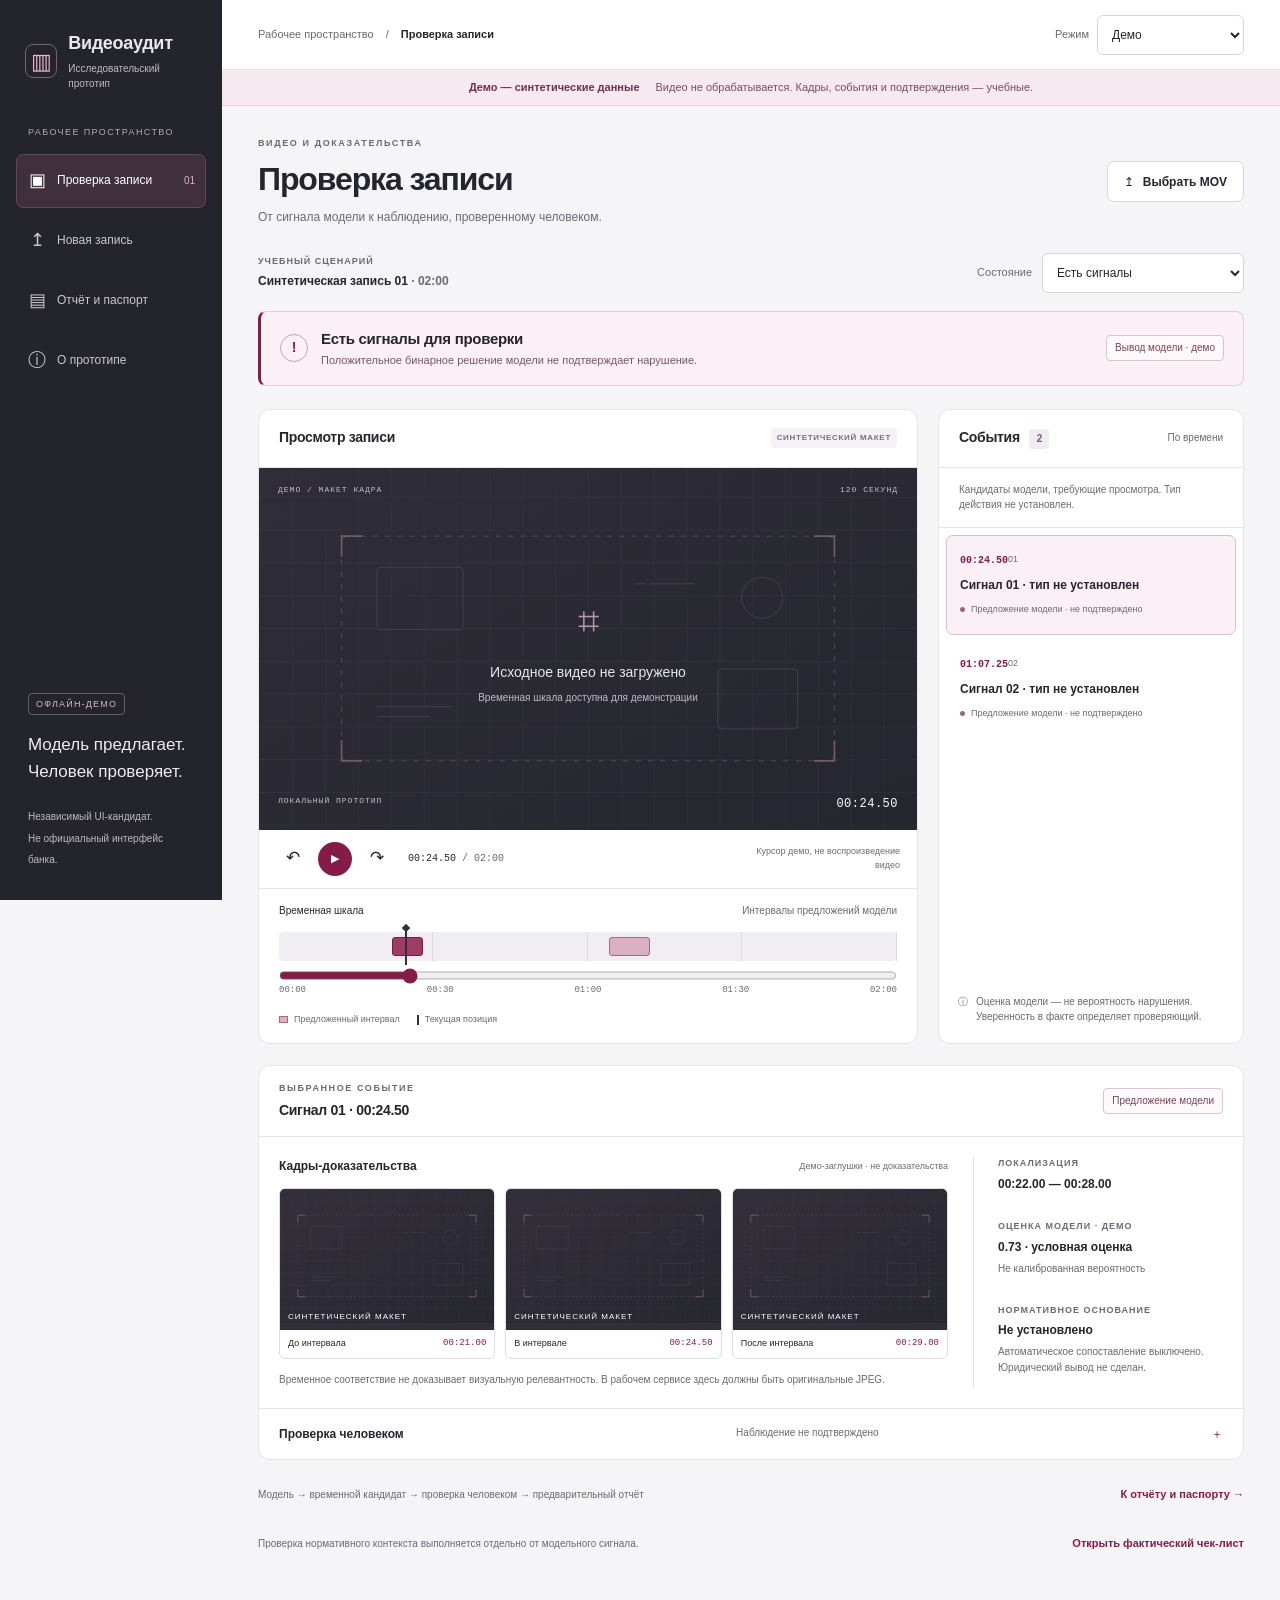
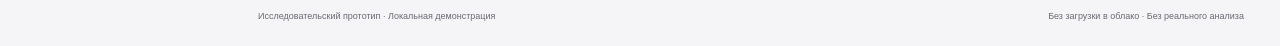
<file: research/ui-candidate/index.html>
<!doctype html>
<html lang="ru">
<head>
  <meta charset="utf-8">
  <meta name="viewport" content="width=device-width, initial-scale=1">
  <meta name="color-scheme" content="light">
  <title>Проверка записи · Видеоаудит · Демо</title>
  <link rel="icon" href="data:,">
  <link rel="stylesheet" href="./styles.css">
  <script type="module" src="./app.mjs"></script>
</head>
<body>
  <a class="skip" href="#main">Перейти к проверке</a>
  <aside class="sidebar" id="sidebar">
    <a class="identity" href="#inspection"><span class="identity-mark" aria-hidden="true">▥</span><span>Видеоаудит<small>Исследовательский прототип</small></span></a>
    <div class="nav-caption">РАБОЧЕЕ ПРОСТРАНСТВО</div>
    <nav aria-label="Главная навигация">
      <button data-view="inspection" aria-current="page"><span aria-hidden="true">▣</span> Проверка записи <span class="nav-count">01</span></button>
      <button data-view="upload"><span aria-hidden="true">↥</span> Новая запись</button>
      <button data-view="reports"><span aria-hidden="true">▤</span> Отчёт и паспорт</button>
      <button data-view="method"><span aria-hidden="true">ⓘ</span> О прототипе</button>
    </nav>
    <div class="sidebar-bottom"><span class="outline-badge">ОФЛАЙН-ДЕМО</span><p>Модель предлагает.<br>Человек проверяет.</p><small>Независимый UI-кандидат.<br>Не официальный интерфейс банка.</small></div>
  </aside>
  <div class="shell">
    <header class="topbar"><div class="breadcrumb"><button id="menu" class="icon-button mobile-menu" aria-label="Открыть навигацию" aria-expanded="false" aria-controls="sidebar">☰</button><span>Рабочее пространство</span><span aria-hidden="true">/</span><strong id="breadcrumb">Проверка записи</strong></div><label class="mode-control" for="app-mode">Режим <select id="app-mode"><option value="demo">Демо</option><option value="real">Реальный backend</option></select></label></header>
    <div class="demo-banner" id="mode-banner"><strong>Демо — синтетические данные</strong><span>Видео не обрабатывается. Кадры, события и подтверждения — учебные.</span></div>
    <main id="main">
      <section id="inspection-view" class="view" aria-labelledby="inspection-title">
        <div class="page-heading"><div><div class="eyebrow">ВИДЕО И ДОКАЗАТЕЛЬСТВА</div><h1 id="inspection-title">Проверка записи</h1><p>От сигнала модели к наблюдению, проверенному человеком.</p></div><button class="button secondary" data-go="upload">↥ <span>Выбрать MOV</span></button></div>
        <div class="scenario-toolbar"><div><span class="small-label">УЧЕБНЫЙ СЦЕНАРИЙ</span><strong>Синтетическая запись 01 <span class="muted">· 02:00</span></strong></div><label for="scenario">Состояние <select id="scenario"><option value="positive">Есть сигналы</option><option value="negative">Нет сигналов</option><option value="pending">Обработка · демо</option><option value="failed">Ошибка</option><option value="unresolved">Локализация не определена</option><option value="empty">Запись не выбрана</option></select></label></div>
        <div class="verdict" id="verdict" role="status"><span class="verdict-symbol" id="verdict-symbol" aria-hidden="true">!</span><div><h2 id="verdict-title">Есть сигналы для проверки</h2><p id="verdict-copy">Положительное бинарное решение модели не подтверждает нарушение.</p></div><span class="tag" id="verdict-tag">Вывод модели · демо</span></div>
        <div id="state-panel" class="state-panel card" hidden><div class="state-glyph" id="state-glyph" aria-hidden="true">◷</div><h2 id="state-title"></h2><p id="state-copy"></p><ol id="progress-steps" class="progress-steps" hidden></ol><button id="advance-stage" class="button primary" hidden>Следующий учебный этап</button><button id="retry" class="button secondary" hidden>Повторить демо</button><button id="empty-upload" class="button primary" data-go="upload" hidden>Выбрать файл локально</button></div>
        <div id="workspace">
          <div class="inspection-grid">
            <section class="player-card card" aria-labelledby="player-title">
              <div class="panel-header"><h2 id="player-title">Просмотр записи</h2><span class="micro-badge">СИНТЕТИЧЕСКИЙ МАКЕТ</span></div>
              <div class="video-stage"><img src="./scene.svg" alt="Абстрактная геометрическая заглушка, не банковский видеокадр"><div class="stage-top"><span>ДЕМО / МАКЕТ КАДРА</span><span>120 СЕКУНД</span></div><div class="stage-center"><span class="frame-glyph" aria-hidden="true">⌗</span><strong>Исходное видео не загружено</strong><span>Временная шкала доступна для демонстрации</span></div><div class="stage-bottom"><span>ЛОКАЛЬНЫЙ ПРОТОТИП</span><span id="frame-time">00:24.50</span></div></div>
              <div class="transport"><div class="transport-buttons"><button id="back" class="icon-button" aria-label="Назад на 5 секунд">↶</button><button id="play" class="play-button" aria-label="Запустить движение демо-курсора" aria-pressed="false">▶</button><button id="forward" class="icon-button" aria-label="Вперёд на 5 секунд">↷</button><span id="player-time" class="mono">00:24.50 <span class="muted">/ 02:00</span></span></div><span class="muted transport-note">Курсор демо, не воспроизведение видео</span></div>
              <div class="timeline-wrap"><div class="timeline-heading"><label for="seek">Временная шкала</label><span id="interval-label" class="muted">Интервал предложения</span></div><div class="timeline-track" id="timeline-track"><div class="track-grid" aria-hidden="true"></div><div id="timeline-markers"></div><div class="playhead" id="playhead" aria-hidden="true"></div></div><input type="range" id="seek" min="0" max="120" step="0.25" value="24.5" aria-label="Позиция на синтетической временной шкале"><div class="timeline-ticks mono"><span>00:00</span><span>00:30</span><span>01:00</span><span>01:30</span><span>02:00</span></div><div class="timeline-legend"><span><i class="legend-event"></i> Предложенный интервал</span><span><i class="legend-cursor"></i> Текущая позиция</span></div></div>
            </section>
            <section class="events-card card" aria-labelledby="events-title"><div class="panel-header"><h2 id="events-title">События <span id="event-count" class="count">2</span></h2><span class="muted">По времени</span></div><div class="events-intro">Кандидаты модели, требующие просмотра. Тип действия не установлен.</div><div id="event-list" class="event-list"></div><div class="rail-note"><span aria-hidden="true">ⓘ</span><p>Оценка модели — не вероятность нарушения. Уверенность в факте определяет проверяющий.</p></div></section>
          </div>
          <section id="event-detail" class="detail-card card" aria-labelledby="detail-title"><div class="panel-header"><div><div class="eyebrow">ВЫБРАННОЕ СОБЫТИЕ</div><h2 id="detail-title">Сигнал 01</h2></div><span class="tag" id="detail-status">Предложение модели</span></div><div class="detail-grid"><div class="evidence-area"><div class="section-line"><h3>Кадры-доказательства</h3><span class="muted">Демо-заглушки · не доказательства</span></div><div id="evidence-list" class="evidence-list"></div><p class="fine-print">Временное соответствие не доказывает визуальную релевантность. В рабочем сервисе здесь должны быть оригинальные JPEG.</p></div><div class="signal-facts"><div><span class="small-label">ЛОКАЛИЗАЦИЯ</span><strong id="localization-fact"></strong></div><div><span class="small-label">ОЦЕНКА МОДЕЛИ · ДЕМО</span><strong id="score-fact"></strong><small>Не калиброванная вероятность</small></div><div><span class="small-label">НОРМАТИВНОЕ ОСНОВАНИЕ</span><strong>Не установлено</strong><small>Автоматическое сопоставление выключено. Юридический вывод не сделан.</small></div></div></div>
            <details id="review-details" class="review-details"><summary><span>Проверка человеком</span><span id="review-summary">Наблюдение не подтверждено</span></summary><form id="review-form"><p class="form-notice">Учебная форма. Не вводите персональные или банковские данные. Запись хранится только в памяти этой вкладки и исчезнет после перезагрузки.</p><div class="form-grid"><label>Начало, с<input id="review-start" type="number" min="0" max="120" step="0.01" required></label><label>Конец, с<input id="review-end" type="number" min="0" max="120" step="0.01" required></label><label>Проверяющий · демо<input id="reviewer" maxlength="100" placeholder="Учебный проверяющий" required></label><label>Видимость<select id="visibility"><option value="unknown">Не оценена</option><option value="clear">Ясная · учебный выбор</option><option value="partial">Частичная</option></select></label></div><label>Наблюдение · только синтетическое описание<textarea id="observation" rows="2" maxlength="500" placeholder="Опишите учебное наблюдение, отдельно от предположения модели" required></textarea></label><label class="checkbox-label"><input id="confirmed" type="checkbox">Отметить учебное наблюдение как подтверждённое человеком (демо)</label><div class="review-actions"><button class="button primary" type="submit">Сохранить в демо</button><span id="review-feedback" role="status">Ничего не отправляется на сервер</span></div></form></details>
          </section>
          <div class="bottom-strip"><span>Модель → временной кандидат → проверка человеком → предварительный отчёт</span><button class="text-button" data-go="reports">К отчёту и паспорту →</button></div>
        </div>
      </section>
      <section id="upload-view" class="view" hidden aria-labelledby="upload-title"><div class="page-heading"><div><div class="eyebrow">НОВАЯ ЗАПИСЬ</div><h1 id="upload-title">Выберите видео</h1><p>Демонстрация выбора файла. Реальная обработка недоступна.</p></div></div><div class="upload-grid"><div class="card upload-card"><label class="drop-zone" for="video-file"><span class="upload-glyph" aria-hidden="true">↥</span><strong>Выбрать MOV на устройстве</strong><span>Файл останется на устройстве: содержимое не читается и не загружается.</span><input type="file" id="video-file" accept=".mov,video/quicktime"></label><p id="file-feedback" role="status">Файл не выбран</p><div class="button-row"><button id="clear-file" class="button secondary" disabled>Сбросить выбор</button><button id="demo-run" class="button primary">Открыть учебную обработку →</button></div></div><div class="card information-card"><span class="eyebrow">ГРАНИЦЫ ПРОТОТИПА</span><h2>Безопасно изучить процесс</h2><p>Выбор файла показывает только проверку расширения и размера. Демонстрация работает независимо от выбранного видео.</p><ul><li>Нет запросов к API и модели</li><li>Нет чтения кадров и видео</li><li>Нет внешних ресурсов и аналитики</li><li>Не требуется API-ключ</li></ul></div></div></section>
      <section id="reports-view" class="view" hidden aria-labelledby="reports-title"><div class="page-heading"><div><div class="eyebrow">ДОКУМЕНТЫ ПРОВЕРКИ</div><h1 id="reports-title">Отчёт и Evidence Passport</h1><p>Результат модели и человеческая проверка должны оставаться различимыми.</p></div></div><div class="report-grid"><article class="card report-card"><span class="document-icon" aria-hidden="true">▤</span><span class="micro-badge">ДЕМО · БЕЗ ФАЙЛА</span><h2>Предварительный акт видеоаудита</h2><p>Требует подтверждения уполномоченным сотрудником. Не является официальным актом банка.</p><button class="button secondary" disabled>PDF недоступен без backend</button></article><article class="card report-card"><span class="document-icon" aria-hidden="true">⌘</span><span class="micro-badge">ДЕМО · БЕЗ ФАЙЛА</span><h2>Паспорт доказательств</h2><p>В рабочем сервисе содержит происхождение и контрольные суммы материалов. В прототипе не формируется.</p><button class="button secondary" disabled>Passport недоступен без backend</button></article></div><div class="card information-card"><h2>Учебные наблюдения в этой вкладке</h2><div id="saved-reviews"></div><p class="fine-print">Сохранение формы не изменяет модельный сигнал и не устанавливает правовую квалификацию.</p></div></section>
      <section id="method-view" class="view" hidden aria-labelledby="method-title"><div class="page-heading"><div><div class="eyebrow">ПРОЗРАЧНОСТЬ ОЦЕНКИ</div><h1 id="method-title">Что означает результат</h1><p>Пять разных вопросов — пять отдельных проверок.</p></div></div><div class="card method-card"><ol><li><strong>Детекция видео</strong><p>Есть ли бинарный сигнал? Положительное решение — повод для просмотра, не доказанное нарушение.</p></li><li><strong>Временная локализация</strong><p>Где находится кандидат? Неразрешённая локализация не превращается в событие на нулевой секунде.</p></li><li><strong>Тип события</strong><p>Какое действие наблюдается? В демо конкретный тип не распознаётся и не подтверждается.</p></li><li><strong>Время evidence</strong><p>Попадает ли timestamp кадра в подтверждённый интервал? Это не доказывает содержание кадра.</p></li><li><strong>Человеческая и нормативная проверка</strong><p>Подтверждение наблюдения отделено от применимости нормы. Автоматический юридический вывод отсутствует.</p></li></ol><p class="form-notice">UI-кандидат для кейса ForteBank Datathon. Официальный логотип не используется; одобрение банка не подразумевается. Все примеры синтетические.</p></div></section>
      <section id="real-root" hidden aria-labelledby="r-title">
        <div class="page-heading"><div><div class="eyebrow">ЛОКАЛЬНЫЙ FASTAPI · РЕАЛЬНЫЙ РЕЖИМ</div><h1 id="r-title">Проверка записи</h1><p>Только фактические ответы backend. Синтетические примеры не используются.</p></div></div>
        <div class="card connection-card"><label for="r-key">API-ключ · только в памяти вкладки</label><div class="connection-row"><input id="r-key" type="password" autocomplete="off" spellcheck="false" placeholder="Введите собственный ключ" aria-label="API-ключ локального backend"><button id="r-connect" class="button secondary">Проверить готовность</button><button id="r-disconnect" class="button secondary">Отключиться и очистить</button></div><p id="r-readiness" role="status">Готовность не проверялась. Проверка readiness выполняет пробное вычисление модели на backend.</p></div>
        <div id="r-message" class="verdict neutral" role="status"><span class="verdict-symbol">ⓘ</span><div><h2 id="r-status">Нет выбранной записи</h2><p id="r-status-copy">Загрузка возможна только по кнопке и после проверки готовности.</p></div></div>
        <section id="r-upload" class="card upload-card"><h2>Загрузка в локальный backend</h2><p class="fine-print">Разрешённый MOV до 100 МиБ. Файл передаётся только локальному FastAPI через мост 8001 → 8000. Выбор файла сам по себе ничего не отправляет.</p><label class="real-file-label" for="r-file">Выберите MOV<input id="r-file" type="file" accept=".mov,video/quicktime"></label><p id="r-file-info" role="status">Файл не выбран</p><div class="button-row"><button id="r-start" class="button primary">Отправить MOV и начать анализ</button><button id="r-stop" class="button secondary" disabled>Отменить ожидание</button><button id="r-resume" class="button secondary" disabled>Продолжить GET статуса</button></div></section>
        <section id="r-result" hidden>
          <div class="inspection-grid"><section class="player-card card"><div class="panel-header"><h2>Видео и временная шкала</h2><button id="r-preview" class="text-button">Загрузить защищённое превью</button></div><div class="real-video"><video id="r-video" controls preload="metadata" playsinline aria-label="Видео backend"></video><p id="r-preview-info" role="status">Превью не загружено. Результат анализа доступен независимо от превью.</p></div><div class="timeline-wrap"><label for="r-seek">Время оригинальной записи · <span id="r-clock">—</span></label><div id="r-markers" class="timeline-track"></div><input id="r-seek" type="range" min="0" max="1" step="0.01" value="0" disabled aria-label="Позиция в реальном видео"><p id="r-timeline-note" class="fine-print">Длительность ещё не получена.</p></div></section><section class="events-card card"><div class="panel-header"><h2>Предложения модели <span id="r-count" class="count">0</span></h2></div><div id="r-events" class="event-list"></div><div class="rail-note">Тип и факт действия требуют независимой проверки. Оценка модели не является вероятностью.</div></section></div>
          <section id="r-detail" class="detail-card card" hidden><div class="panel-header"><h2 id="r-detail-title"></h2><span id="r-localization" class="tag"></span></div><div class="detail-grid"><div><p id="r-description"></p><div id="r-evidence" class="evidence-list"></div><p class="fine-print">Оригинальные JPEG из backend. Timestamp не доказывает визуальную релевантность или применимость нормы.</p></div><div class="signal-facts"><div><span class="small-label">МОДЕЛЬНЫЙ СИГНАЛ</span><strong id="r-score"></strong><small>Не калиброванная вероятность; не подтверждение человеком</small></div><div><span class="small-label">НОРМАТИВНЫЙ СТАТУС МОДЕЛИ</span><strong>Не установлен</strong><small>Применимость нормы подтверждается отдельно человеком.</small></div></div></div></section>
          <div class="card information-card"><h2>Метаданные и ограничения backend</h2><p id="r-metadata"></p><ul id="r-limitations"></ul><p id="r-optional" role="status"></p></div>
        </section>
        <section id="r-annotation-section" class="card information-card" hidden><h2>Разметка человеком</h2><p class="fine-print">Не копируйте предположение модели в подтверждённый факт без проверки. Сохранение черновика не подтверждает нарушение. При смене события несохранённая форма очищается.</p><form id="r-annotation"><div class="form-grid"><label>Начало, с<input id="r-start-sec" type="number" min="0" step="0.01" required></label><label>Конец, с<input id="r-end-sec" type="number" min="0" step="0.01" required></label><label>Проверяющий<input id="r-reviewer" maxlength="100" required autocomplete="off"></label><label>Видимость<select id="r-visibility"><option value="unknown">Не оценена</option><option value="clear">Ясная</option><option value="partial">Частичная</option><option value="unusable">Непригодная</option></select></label></div><label>Наблюдаемый тип действия<input id="r-type" maxlength="160" required></label><label>Наблюдаемый факт<textarea id="r-fact" rows="3" maxlength="3000" required></textarea></label><div class="form-grid"><label>Норма из реестра<select id="r-rule"><option value="">Не установлена</option></select></label><label>Статус нормы<select id="r-rule-status"><option value="unresolved">Не установлено</option><option value="proposed">Предложено</option><option value="confirmed">Применимость подтверждена человеком</option></select></label></div><label class="checkbox-label"><input id="r-confirmed" type="checkbox">Подтверждаю наблюдаемый факт как человек</label><label class="checkbox-label"><input id="r-applicability" type="checkbox">Отдельно подтверждаю применимость выбранной нормы</label><button id="r-save" class="button primary" type="submit">Отправить разметку в backend</button><p id="r-annotation-info" role="status"></p></form><h3>Сохранённая серверная разметка</h3><button id="r-refresh-annotations" class="text-button">Обновить разметку</button><div id="r-annotations"></div></section>
        <section id="r-reports" class="card information-card" hidden><h2>Предварительный отчёт и Evidence Passport</h2><p>Не являются автоматически подтверждённым юридическим выводом.</p><div class="button-row"><button id="r-pdf" class="button secondary" disabled>Получить PDF</button><button id="r-passport" class="button secondary" disabled>Получить Evidence Passport</button></div><p id="r-download-info" role="status"></p></section>
        <section id="r-about" class="card information-card" hidden><h2>Реальное локальное подключение</h2><p>Мост разрешает только фиксированные API-маршруты к 127.0.0.1:8000. Данные не отправляются внешним сервисам. Ошибка реального запроса не заменяется демо-данными. Ключ и данные исчезают при отключении/перезагрузке.</p></section>
      </section>
      <div class="bottom-strip"><span>Проверка нормативного контекста выполняется отдельно от модельного сигнала.</span><button id="check-open" class="text-button" type="button">Открыть фактический чек-лист</button></div>
      <section id="rule-checklist" class="card information-card" hidden aria-labelledby="check-title"><h2 id="check-title">Rule-to-Evidence · фактическая проверка</h2><p class="form-notice">Только три документированные ссылки реестра команды. В Демо вводите только синтетические ответы; в реальном режиме — разрешённые наблюдения. Содержимое хранится в памяти вкладки. Не отправляется в API и не подтверждает норму автоматически.</p><label for="check-rule">Основание для проверки</label><select id="check-rule"></select><p id="check-limits" class="fine-print"></p><div id="check-questions" class="check-questions"></div><label for="check-visibility">Видимость проверяемого контекста</label><select id="check-visibility"><option value="unknown">Не оценена</option><option value="clear">Ясная</option><option value="partial">Частичная</option><option value="unusable">Непригодная</option></select><label class="checkbox-label"><input id="check-human" type="checkbox">Ответы являются моими подтверждёнными человеческими наблюдениями</label><button id="check-assess" class="button secondary" type="button">Оценить достаточность фактов</button><p id="check-feedback" role="status">Чек-лист не заполнен.</p></section>
    </main>
    <footer><span>Исследовательский прототип · Локальная демонстрация</span><span>Без загрузки в облако · Без реального анализа</span></footer>
  </div>
  <dialog id="frame-dialog"><div class="dialog-header"><h2 id="frame-dialog-title">Синтетический макет кадра</h2><button id="close-frame" class="icon-button" aria-label="Закрыть макет кадра">✕</button></div><img src="./scene.svg" alt="Абстрактная заглушка, не кадр банковской операции"><p>Демо — синтетические данные. Не является доказательством.</p></dialog>
  <dialog id="r-frame-dialog"><div class="dialog-header"><h2>Кадр из backend</h2><button id="r-close-frame" class="icon-button" aria-label="Закрыть кадр">✕</button></div><img id="r-full-frame" alt="JPEG из backend"><p id="r-frame-caption"></p></dialog>
  <div id="toast" class="toast" role="status" hidden></div>
</body>
</html>
</file>
<file: research/ui-candidate/styles.css>
:root{--ink:#25252d;--muted:#6b6973;--ground:#f5f5f7;--line:#e6e4e9;--accent:#851b47;--accent-dark:#651133;--tint:#fbf0f5;--white:#fff;--radius:12px;font-family:Inter,"Segoe UI",Arial,sans-serif;color:var(--ink);background:var(--ground);font-size:14px;line-height:1.55;font-synthesis:none}*{box-sizing:border-box}body{margin:0}button,input,select,textarea{font:inherit}button,a,input,select,textarea,summary{-webkit-tap-highlight-color:transparent}button{cursor:pointer}button:disabled{cursor:not-allowed;color:#77727c;background:#f2f1f4;border-color:#dcd9e0}button,a,input,select,textarea,summary{touch-action:manipulation}:focus-visible{outline:3px solid #ad3b6b;outline-offset:4px}button{transition:background .15s,border-color .15s}button:not(:disabled):hover{filter:brightness(.95)}a{color:inherit}h1,h2,h3,p{margin:0}h1{font-size:32px;letter-spacing:-1.1px;line-height:1.25;font-weight:680}h2{font-size:17px;line-height:1.4;letter-spacing:-.3px}h3{font-size:14px;font-weight:650}[hidden]{display:none!important}.muted{color:var(--muted)}.mono{font-family:"SFMono-Regular",Consolas,monospace;font-variant-numeric:tabular-nums}.skip{position:fixed;top:-100px;left:16px;background:white;padding:12px;z-index:10}.skip:focus{top:12px}.sidebar{width:222px;position:fixed;inset:0 auto 0 0;background:#24242c;color:#eae7ee;display:flex;flex-direction:column;padding:30px 16px;z-index:5}.identity{display:flex;align-items:center;gap:11px;text-decoration:none;padding:0 9px 34px;font-weight:660;font-size:18px;letter-spacing:-.3px}.identity small{font-size:10px;font-weight:400;display:block;color:#c0bac9;margin-top:3px;letter-spacing:0}.identity-mark{width:34px;height:34px;border:1px solid #746271;border-radius:8px;display:grid;place-items:center;color:#eab4cb;font-size:22px}.nav-caption{font-size:9px;letter-spacing:1.4px;color:#b1aab9;padding:0 12px 14px}.sidebar nav{display:grid;gap:6px}.sidebar nav button{background:transparent;color:#ccc6d3;display:flex;align-items:center;text-align:left;gap:10px;border:1px solid transparent;border-radius:7px;padding:12px 10px;font-size:12px}.sidebar nav button>span:first-child{font-size:18px;width:20px;text-align:center}.sidebar nav button[aria-current]{color:#fff;background:#40303e;border-color:#694455}.nav-count{margin-left:auto;font-size:10px;color:#dfafc6}.sidebar-bottom{margin-top:auto;padding:30px 12px 0}.sidebar-bottom p{margin:17px 0 20px;font-size:17px;line-height:1.6;color:#eee8f0}.sidebar-bottom small{color:#bfb7c7;font-size:10px}.outline-badge{font-size:9px;letter-spacing:1.2px;border:1px solid #6c5969;padding:5px 7px;border-radius:4px;color:#e0b5c9}.shell{margin-left:222px}.topbar{height:70px;display:flex;justify-content:space-between;align-items:center;padding:0 36px;border-bottom:1px solid var(--line);background:white}.breadcrumb{display:flex;align-items:center;gap:12px;font-size:11px}.breadcrumb>span{color:var(--muted)}.breadcrumb strong{font-weight:550}.local-indicator{display:flex;gap:8px;align-items:center;font-size:11px;color:#66636d}.local-indicator i{width:6px;height:6px;border-radius:50%;background:#8e7b88}.demo-banner{background:#f6eaf0;color:#71314e;border-bottom:1px solid #ead1dd;display:flex;align-items:center;justify-content:center;gap:16px;padding:9px 24px;font-size:11px}.demo-banner strong{font-weight:680}.demo-banner span{color:#794d62}main{max-width:1580px;margin:auto;padding:31px 36px 10px}.page-heading{display:flex;justify-content:space-between;align-items:center;margin-bottom:26px;gap:20px}.eyebrow{font-size:9px;font-weight:700;letter-spacing:1.6px;color:var(--muted);margin-bottom:8px}.page-heading p{color:var(--muted);font-size:12px;margin-top:9px}.button{min-height:41px;padding:10px 16px;border:1px solid transparent;border-radius:7px;font-size:12px;font-weight:600;display:inline-flex;gap:9px;align-items:center;justify-content:center}.button.secondary{background:white;border-color:#d9d5de;color:var(--ink)}.button.primary{color:white;background:var(--accent)}.button.primary:hover{background:var(--accent-dark)}.scenario-toolbar{display:flex;justify-content:space-between;align-items:center;gap:18px;margin-bottom:18px}.scenario-toolbar>div{display:flex;flex-direction:column;gap:3px}.scenario-toolbar strong{font-size:12px;font-weight:600}.small-label{font-size:9px;letter-spacing:1px;color:var(--muted);font-weight:650}.scenario-toolbar label{font-size:11px;color:var(--muted);display:flex;align-items:center;gap:10px}select,input:not([type=checkbox]):not([type=range]),textarea{border:1px solid #d8d4dc;border-radius:6px;background:white;color:var(--ink);padding:9px 10px;min-height:40px;max-width:100%}select{font-size:12px}textarea{resize:vertical;width:100%}.verdict{display:flex;gap:13px;align-items:center;background:var(--tint);border:1px solid #e8cbd8;border-left:3px solid var(--accent);border-radius:8px;padding:16px 19px;margin-bottom:23px}.verdict h2{font-size:15px}.verdict p{font-size:11px;margin-top:3px;color:#79556a}.verdict-symbol{width:28px;height:28px;border:1px solid #cda2b6;border-radius:50%;color:var(--accent);font-weight:600;display:grid;place-items:center;flex-shrink:0}.verdict .tag{margin-left:auto;white-space:nowrap}.tag{font-size:10px;padding:4px 8px;border:1px solid #d9c3d0;border-radius:4px;color:#77445b;background:#fff9fc}.verdict.neutral{background:#f0f0f4;border-color:#dcd9e2;border-left-color:#77717f}.verdict.neutral p{color:#625f6b}.verdict.error{background:#fff0f1;border-color:#e2bdc5}.card{background:var(--white);border:1px solid var(--line);border-radius:var(--radius);overflow:hidden}.inspection-grid{display:grid;grid-template-columns:minmax(0,1fr) 306px;gap:20px;align-items:stretch}.panel-header{padding:16px 20px;display:flex;justify-content:space-between;align-items:center;gap:10px;border-bottom:1px solid var(--line);min-height:58px}.panel-header h2{font-size:14px}.panel-header .eyebrow{margin-bottom:5px}.micro-badge{font-size:8px;letter-spacing:.7px;font-weight:650;color:#77717e;background:#f4f2f6;padding:4px 6px;border-radius:3px;white-space:nowrap}.video-stage{position:relative;aspect-ratio:16/8.8;min-height:240px;background:#282932;overflow:hidden;color:#e8e5ec}.video-stage>img{width:100%;height:100%;object-fit:cover;position:absolute;inset:0;opacity:.5}.stage-top,.stage-bottom{position:absolute;left:19px;right:19px;display:flex;justify-content:space-between;font-size:8px;font-family:Consolas,monospace;letter-spacing:1px;color:#c6bdce}.stage-top{top:16px}.stage-bottom{bottom:16px}.stage-bottom span:last-child{font-size:12px;color:#fff;letter-spacing:.5px}.stage-center{position:absolute;inset:0;display:flex;flex-direction:column;align-items:center;justify-content:center;gap:6px}.stage-center strong{font-size:14px;font-weight:500}.stage-center>span:last-child{font-size:10px;color:#c1b8c8}.frame-glyph{font-size:38px;font-weight:300;color:#b497ae;margin-bottom:5px}.transport{display:flex;justify-content:space-between;align-items:center;padding:12px 17px;border-bottom:1px solid var(--line);gap:10px}.transport-buttons{display:flex;gap:8px;align-items:center}.icon-button{min-width:34px;min-height:34px;display:grid;place-items:center;background:transparent;color:var(--ink);border:1px solid transparent;border-radius:5px;font-size:17px}.play-button{width:34px;height:34px;display:grid;place-items:center;border:none;color:white;background:var(--accent);border-radius:50%;font-size:11px}.transport .mono{font-size:10px;margin-left:6px}.transport-note{font-size:9px;max-width:145px;text-align:right}.timeline-wrap{padding:14px 20px 16px}.timeline-heading{display:flex;justify-content:space-between;font-size:10px;margin-bottom:14px}.timeline-track{height:29px;background:#f0eef3;position:relative;border-radius:4px}.track-grid{position:absolute;inset:0;background:repeating-linear-gradient(to right,transparent,transparent calc(25% - 1px),#ddd8e2 calc(25% - 1px),#ddd8e2 25%)}.interval-marker{position:absolute;top:5px;height:19px;min-width:6px;background:#dcb0c3;border:1px solid #a66883;border-radius:3px;cursor:pointer;font-size:0}.interval-marker[aria-pressed=true]{background:#9e3c66;border-color:#742044}.interval-marker:focus-visible{z-index:3}.playhead{position:absolute;top:-4px;bottom:-4px;border-left:2px solid #352e39;pointer-events:none}.playhead:before{content:"";position:absolute;top:-3px;left:-4px;width:6px;height:6px;background:#352e39;transform:rotate(45deg)}input[type=range]{display:block;width:100%;height:17px;margin:6px 0 0;accent-color:var(--accent);cursor:pointer}.timeline-ticks{display:flex;justify-content:space-between;color:var(--muted);font-size:9px}.timeline-legend{display:flex;gap:17px;margin-top:15px;font-size:9px;color:var(--muted)}.timeline-legend>span{display:flex;align-items:center;gap:6px}.legend-event{width:9px;height:7px;background:#dcb0c3;border:1px solid #a66883}.legend-cursor{height:10px;border-left:2px solid #352e39}.count{display:inline-grid;place-items:center;min-width:20px;height:20px;border-radius:4px;background:#f1ecf2;font-size:10px;color:#706372;margin-left:6px}.events-card{display:flex;flex-direction:column}.events-card .panel-header>.muted{font-size:10px}.events-intro{font-size:10px;padding:14px 20px;color:var(--muted);border-bottom:1px solid var(--line)}.event-list{padding:7px}.event-card{display:flex;flex-direction:column;width:100%;padding:17px 13px;text-align:left;background:white;border:1px solid transparent;border-radius:7px;margin-bottom:4px;gap:8px;color:var(--ink)}.event-card[aria-pressed=true]{background:var(--tint);border-color:#dfbacb}.event-card .event-top{display:flex;justify-content:space-between;align-items:center;font-size:10px}.event-number{font-size:9px;color:var(--muted)}.event-card strong{font-size:12px;font-weight:600}.event-meta{display:flex;gap:6px;font-size:9px;align-items:center;color:var(--muted)}.status-dot{width:5px;height:5px;border-radius:50%;background:#986580}.event-card .mono{color:var(--accent);font-weight:600}.rail-note{margin:auto 19px 18px;padding-top:20px;display:flex;gap:8px;font-size:10px;color:var(--muted)}.rail-note>span{color:#8e6b7b}.empty-events{padding:22px 13px;color:var(--muted);font-size:12px}.detail-card{margin-top:21px}.detail-grid{display:grid;grid-template-columns:minmax(0,1fr) 250px;gap:25px;padding:20px}.section-line{display:flex;align-items:center;justify-content:space-between;gap:10px;margin-bottom:12px}.section-line h3{font-size:12px}.section-line>.muted{font-size:9px}.evidence-list{display:grid;grid-template-columns:repeat(3,minmax(0,1fr));gap:10px}.evidence-button{display:block;text-align:left;padding:0;border:1px solid #dfdbe3;border-radius:6px;background:white;overflow:hidden;width:100%;color:var(--ink)}.evidence-image{position:relative;aspect-ratio:16/10;background:#302e38}.evidence-image img{width:100%;height:100%;object-fit:cover;opacity:.7}.evidence-image>span{position:absolute;left:8px;bottom:6px;color:white;font-size:8px;letter-spacing:1px}.evidence-caption{display:flex;justify-content:space-between;padding:7px 8px;font-size:9px;gap:5px}.evidence-caption .mono{color:var(--accent)}.fine-print{font-size:10px;color:var(--muted);margin-top:12px;line-height:1.7}.signal-facts{border-left:1px solid var(--line);padding-left:24px;display:grid;gap:15px}.signal-facts>div{display:flex;flex-direction:column;gap:4px}.signal-facts strong{font-size:12px;font-weight:600}.signal-facts small{font-size:10px;line-height:1.6;color:var(--muted)}.review-details{border-top:1px solid var(--line)}summary{list-style:none;padding:16px 20px;display:flex;justify-content:space-between;cursor:pointer;gap:12px;font-size:12px;font-weight:600}summary::-webkit-details-marker{display:none}summary:after{content:"＋";color:var(--accent);margin-left:auto}details[open]>summary:after{content:"−"}summary>span:nth-child(2){font-size:10px;font-weight:400;color:var(--muted);margin-left:auto}.review-details form{padding:0 20px 22px}.form-notice{background:#f6f4f7;border:1px solid var(--line);padding:12px 14px;border-radius:6px;font-size:11px;color:#66616f;margin-bottom:18px}.form-grid{display:grid;grid-template-columns:90px 90px 1fr 1fr;gap:13px;margin-bottom:14px}form label{font-size:11px;display:flex;flex-direction:column;gap:6px;font-weight:550}.checkbox-label{display:flex;flex-direction:row;align-items:center;font-size:11px;margin:17px 0;gap:8px}.checkbox-label input{accent-color:var(--accent);width:16px;height:16px}.review-actions{display:flex;align-items:center;gap:16px}.review-actions>span{font-size:11px;color:var(--muted)}.bottom-strip{display:flex;justify-content:space-between;align-items:center;font-size:10px;color:var(--muted);margin:20px 0;gap:16px}.text-button{border:none;padding:6px 0;background:transparent;color:var(--accent);font-size:11px;font-weight:600}.state-panel{text-align:center;padding:48px 25px;margin-bottom:25px}.state-panel p{color:var(--muted);max-width:540px;margin:10px auto 24px;font-size:12px}.state-glyph{font-size:38px;color:#93657b;margin-bottom:10px}.progress-steps{list-style:none;padding:0;display:flex;max-width:600px;gap:8px;margin:22px auto;counter-reset:stage}.progress-steps li{flex:1;font-size:10px;padding:10px 5px;border-top:3px solid #e1dce5;color:var(--muted)}.progress-steps li.active{border-color:var(--accent);color:var(--accent);font-weight:650}.progress-steps li.completed{border-color:#a98c9c}.upload-grid{display:grid;grid-template-columns:minmax(0,1.6fr) minmax(240px,1fr);gap:22px}.upload-card,.information-card{padding:28px}.drop-zone{border:1px dashed #bda7b7;background:#fdf9fb;border-radius:9px;padding:42px 22px;display:flex;flex-direction:column;align-items:center;gap:13px;text-align:center;cursor:pointer}.upload-glyph{font-size:40px;color:var(--accent)}.drop-zone strong{font-size:17px}.drop-zone>span:not(.upload-glyph){font-size:11px;color:var(--muted);max-width:370px}.drop-zone input{font-size:11px;max-width:100%;margin-top:8px}.upload-card>p{font-size:12px;margin:18px 0;color:var(--muted)}.button-row{display:flex;justify-content:space-between;gap:12px}.information-card h2{margin:8px 0 13px}.information-card p,.information-card li{font-size:12px;color:var(--muted);line-height:1.8}.information-card ul{padding-left:18px}.report-grid{display:grid;grid-template-columns:1fr 1fr;gap:20px;margin-bottom:20px}.report-card{padding:28px}.document-icon{display:block;color:var(--accent);font-size:35px;margin-bottom:20px}.report-card h2{margin:15px 0 12px}.report-card p{font-size:12px;color:var(--muted);min-height:70px;max-width:420px}.report-card button{margin-top:20px}.method-card{padding:27px}.method-card ol{list-style:decimal-leading-zero;padding-left:30px;max-width:850px}.method-card li{padding:5px 0 20px 12px;color:var(--accent);font-size:13px}.method-card li strong{color:var(--ink)}.method-card li p{color:var(--muted);font-size:12px;margin-top:6px}footer{display:flex;justify-content:space-between;gap:20px;padding:22px 36px;font-size:9px;color:var(--muted);max-width:1580px;margin:auto}.mobile-menu{display:none}dialog{padding:22px;border:1px solid var(--line);border-radius:12px;width:min(800px,95vw);color:var(--ink)}dialog::backdrop{background:#191720b8}dialog img{width:100%;display:block;border-radius:7px}dialog p{margin-top:15px;font-size:12px;color:var(--muted)}.dialog-header{display:flex;justify-content:space-between;align-items:center;margin-bottom:15px}.toast{position:fixed;bottom:22px;right:22px;max-width:400px;padding:13px 18px;background:#302630;color:white;border-radius:8px;font-size:12px;z-index:8}.saved-review{padding:13px 0;border-top:1px solid var(--line)}.saved-review strong{font-size:12px}.saved-review p{white-space:pre-wrap;overflow-wrap:anywhere}.saved-review .tag{display:inline-block;margin-left:10px}
@media(min-width:1600px){.inspection-grid{grid-template-columns:minmax(0,1fr) 350px}.video-stage{aspect-ratio:16/8}.panel-header{padding:20px 24px}.event-card{padding:22px 15px}}
@media(max-width:1200px){.sidebar{width:190px;padding-left:10px;padding-right:10px}.shell{margin-left:190px}.identity{font-size:16px;gap:7px}.identity small{font-size:8px}main{padding:25px 24px 10px}.topbar{padding:0 24px}.inspection-grid{grid-template-columns:minmax(0,1fr) 260px;gap:15px}.detail-grid{grid-template-columns:minmax(0,1fr) 210px;gap:18px}.signal-facts{padding-left:18px}.transport-note{display:none}.section-line{align-items:start;flex-direction:column;gap:3px}.verdict .tag{display:none}.scenario-toolbar label{flex-direction:column;align-items:start;gap:3px}.form-grid{grid-template-columns:1fr 1fr}.video-stage{min-height:220px}.timeline-legend{gap:10px}.micro-badge{font-size:7px}footer{padding:22px 24px}}
@media(max-width:960px){.sidebar{width:180px}.shell{margin-left:180px}.local-indicator{display:none}.inspection-grid{grid-template-columns:1fr}.events-card .event-list{display:grid;grid-template-columns:1fr 1fr}.rail-note{margin-top:0;padding-top:7px}.detail-grid{grid-template-columns:1fr}.signal-facts{border-left:0;border-top:1px solid var(--line);padding:16px 0 0;grid-template-columns:1fr 1fr 1fr}.video-stage{aspect-ratio:16/8;min-height:240px}.demo-banner{display:block;text-align:center}.demo-banner span{display:block;margin-top:2px}.upload-grid{grid-template-columns:1fr}.report-grid{grid-template-columns:1fr}.report-card p{min-height:0}.breadcrumb{font-size:10px;gap:8px}}
@media(max-width:640px){.sidebar{transform:translateX(-100%);width:235px;transition:transform .2s}.sidebar.open{transform:translateX(0);box-shadow:0 0 0 100vmax #1c172c66}.shell{margin-left:0}.topbar{height:58px;padding:0 16px;position:relative;z-index:6}.mobile-menu{display:grid}.breadcrumb{gap:8px}.breadcrumb>span:first-of-type{display:none}.breadcrumb>span:nth-of-type(2){display:none}main{padding:23px 16px 8px}.demo-banner{padding:9px 16px;font-size:10px}.demo-banner span{font-size:9px}h1{font-size:27px}.page-heading{gap:10px;align-items:start;margin-bottom:23px}.page-heading p{max-width:230px;font-size:11px}.page-heading>.button{font-size:10px;padding:8px 10px;white-space:nowrap;margin-top:20px;min-height:36px}.scenario-toolbar{align-items:start;flex-direction:column;gap:13px}.scenario-toolbar label{flex-direction:row;align-items:center;width:100%;justify-content:space-between}.scenario-toolbar select{max-width:75%}.verdict{padding:13px 12px;gap:9px;margin-bottom:18px}.verdict h2{font-size:13px}.verdict p{font-size:10px}.verdict-symbol{width:24px;height:24px}.panel-header{padding:14px}.video-stage{min-height:210px}.stage-center strong{font-size:12px}.stage-center>span:last-child{font-size:9px}.stage-top,.stage-bottom{left:12px;right:12px;font-size:7px}.transport{padding:10px 12px}.timeline-wrap{padding:14px}.timeline-legend{font-size:8px;gap:12px}.events-card .event-list{grid-template-columns:1fr}.event-card{padding:15px 12px}.events-intro{padding:12px 15px}.event-card .event-meta{font-size:10px}.detail-grid{padding:15px;gap:18px}.evidence-list{gap:6px}.evidence-caption{flex-direction:column;gap:2px;padding:6px;font-size:9px}.evidence-image>span{font-size:6px;left:5px}.signal-facts{grid-template-columns:1fr 1fr;gap:17px}.signal-facts>div:last-child{grid-column:1/-1}.signal-facts strong{font-size:11px}summary{padding:15px;flex-wrap:wrap;gap:5px}summary>span:nth-child(2){font-size:9px}.review-details form{padding:0 15px 18px}.form-grid{gap:10px}.review-actions{align-items:start;flex-direction:column;gap:10px}.bottom-strip{align-items:start;flex-direction:column;gap:7px}.upload-card,.information-card,.report-card,.method-card{padding:20px}.drop-zone{padding:25px 12px}.button-row{flex-direction:column}.report-card h2{font-size:16px}.progress-steps{flex-wrap:wrap}.progress-steps li{flex-basis:40%}.state-panel{padding:30px 18px}.state-panel p{font-size:11px}footer{padding:18px 16px;flex-direction:column;gap:5px}.toast{left:16px;right:16px;bottom:16px}.checkbox-label{align-items:start}.checkbox-label input{flex-shrink:0}}
@media(prefers-reduced-motion:reduce){*{transition:none!important;scroll-behavior:auto!important}}

/* Real adapter shares the existing workbench; no synthetic imagery in real mode. */
.mode-control{display:flex;align-items:center;gap:8px;font-size:11px;color:var(--muted)}.connection-card{padding:18px 20px;margin-bottom:18px}.connection-card>label{font-size:11px;font-weight:600}.connection-row{display:flex;gap:10px;margin:8px 0}.connection-row input{flex:1;min-width:100px}.connection-card p{font-size:11px;color:var(--muted)}#real-root>.card{margin-bottom:20px}#r-result>.card{margin-top:20px}#r-evidence{margin-top:16px}#r-evidence img{width:100%;height:100%;object-fit:contain;opacity:1}#r-description{font-size:12px;white-space:pre-wrap;overflow-wrap:anywhere}.real-video{background:#25252d;min-height:250px;display:flex;flex-direction:column;align-items:center;justify-content:center}.real-video video{width:100%;max-height:480px;min-height:200px;object-fit:contain}.real-video p{font-size:11px;color:#e0d8e6;padding:12px 20px}.real-file-label{display:flex;flex-direction:column;gap:10px;margin-top:18px;font-size:12px}.real-file-label input{max-width:100%}#r-file-info{margin:15px 0}#r-annotation{margin-top:18px}#r-annotation>label{margin-bottom:15px}#r-annotation-info,#r-download-info{margin-top:14px;font-size:12px}#r-annotation-section>h3{margin-top:24px}#r-markers{margin-top:15px}#r-result .information-card li{overflow-wrap:anywhere}#r-events .event-card strong{overflow-wrap:anywhere}#r-download-info{overflow-wrap:anywhere}body[data-mode=real] .sidebar-bottom p{font-size:15px}body[data-mode=real] .demo-banner{background:#eeeaf3;color:#3e354b}body[data-mode=real] footer{font-size:0}body[data-mode=real] footer:after{content:"Реальный backend · Локальная обработка · Выводы требуют проверки человеком";font-size:10px}.real-integrity{display:block;word-break:break-all;font-size:10px}
@media(max-width:850px){.connection-row{flex-wrap:wrap}.connection-row input{flex-basis:100%}.connection-row button{flex:1}}@media(max-width:640px){.mode-control{font-size:0}.mode-control select{font-size:11px;max-width:155px}.connection-card{padding:15px}.real-video{min-height:200px}#r-upload .button-row button{width:100%}}

.check-questions{display:grid;gap:14px;margin:18px 0}.check-questions label{display:flex;flex-direction:column;gap:6px;font-size:12px}.check-questions select{max-width:260px}#check-feedback{margin-top:15px;font-size:12px}#rule-checklist{margin-bottom:24px}#check-rule{max-width:100%}
</file>
